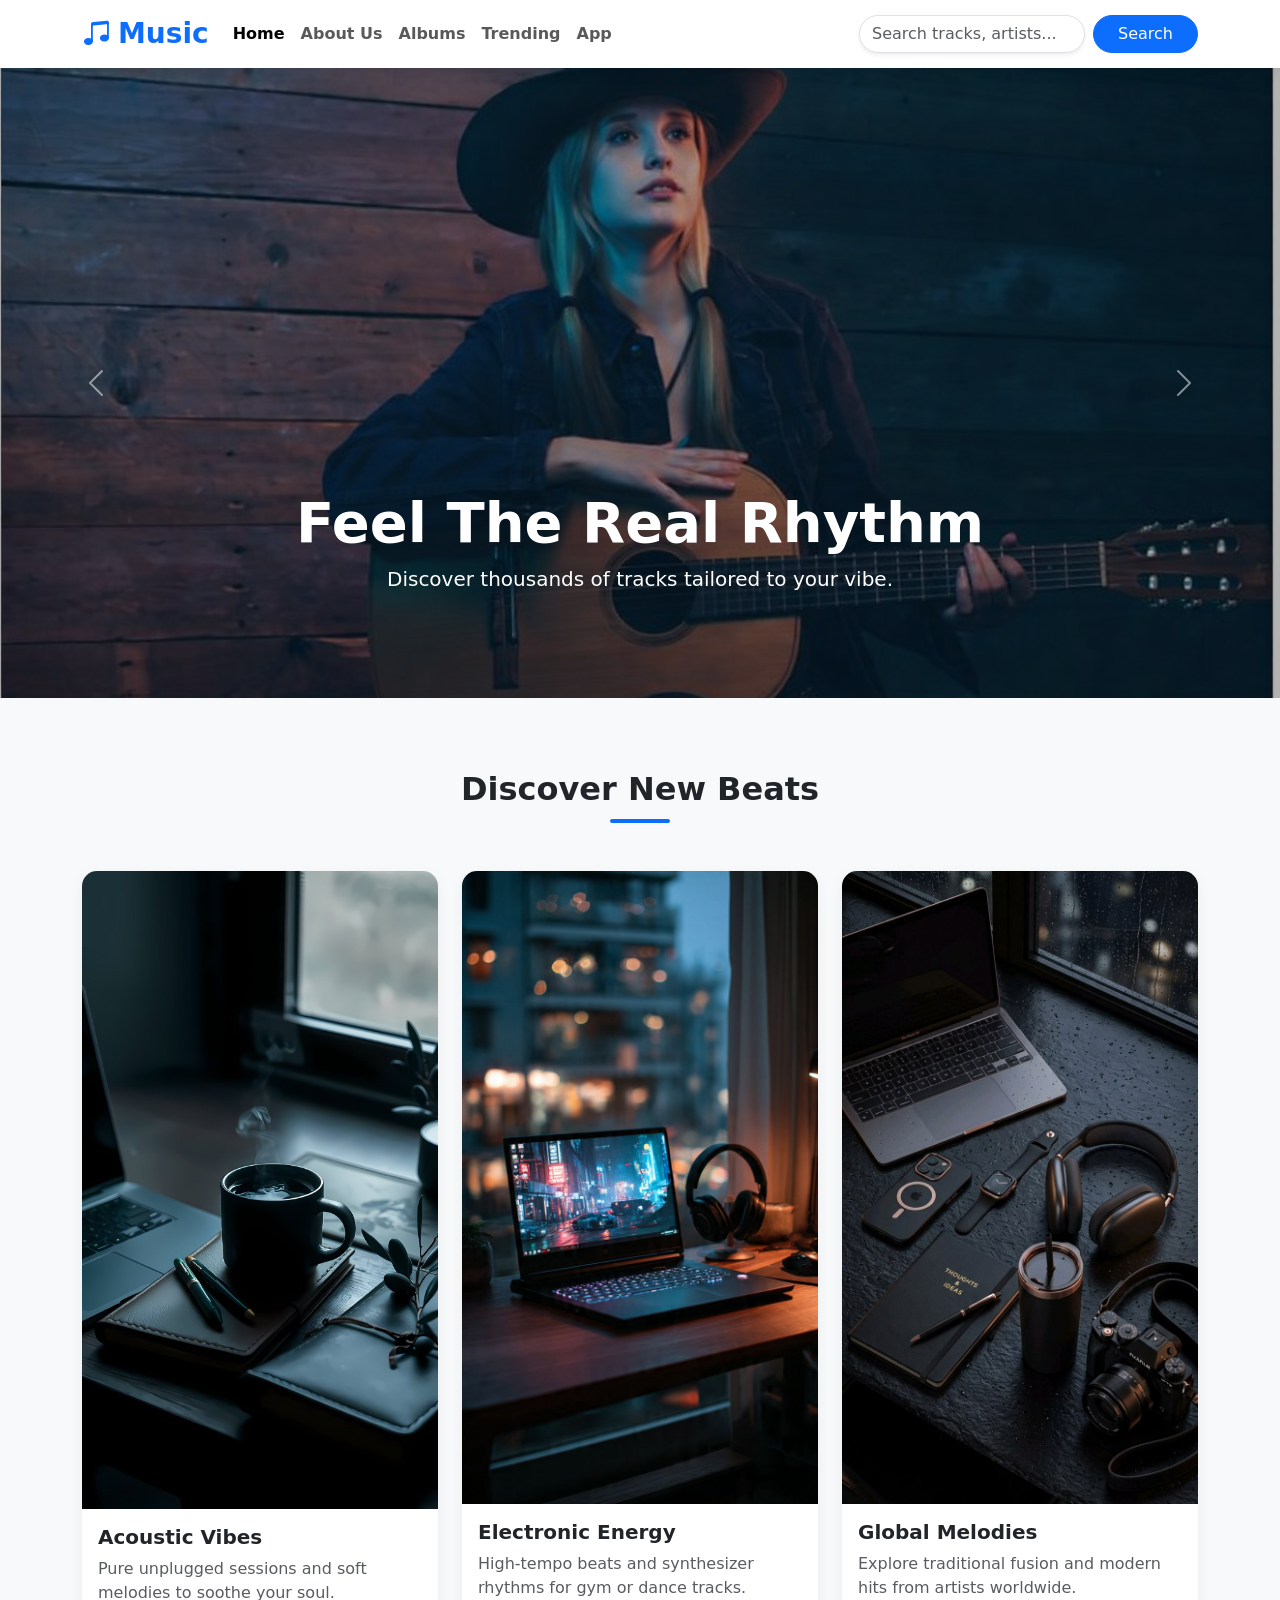
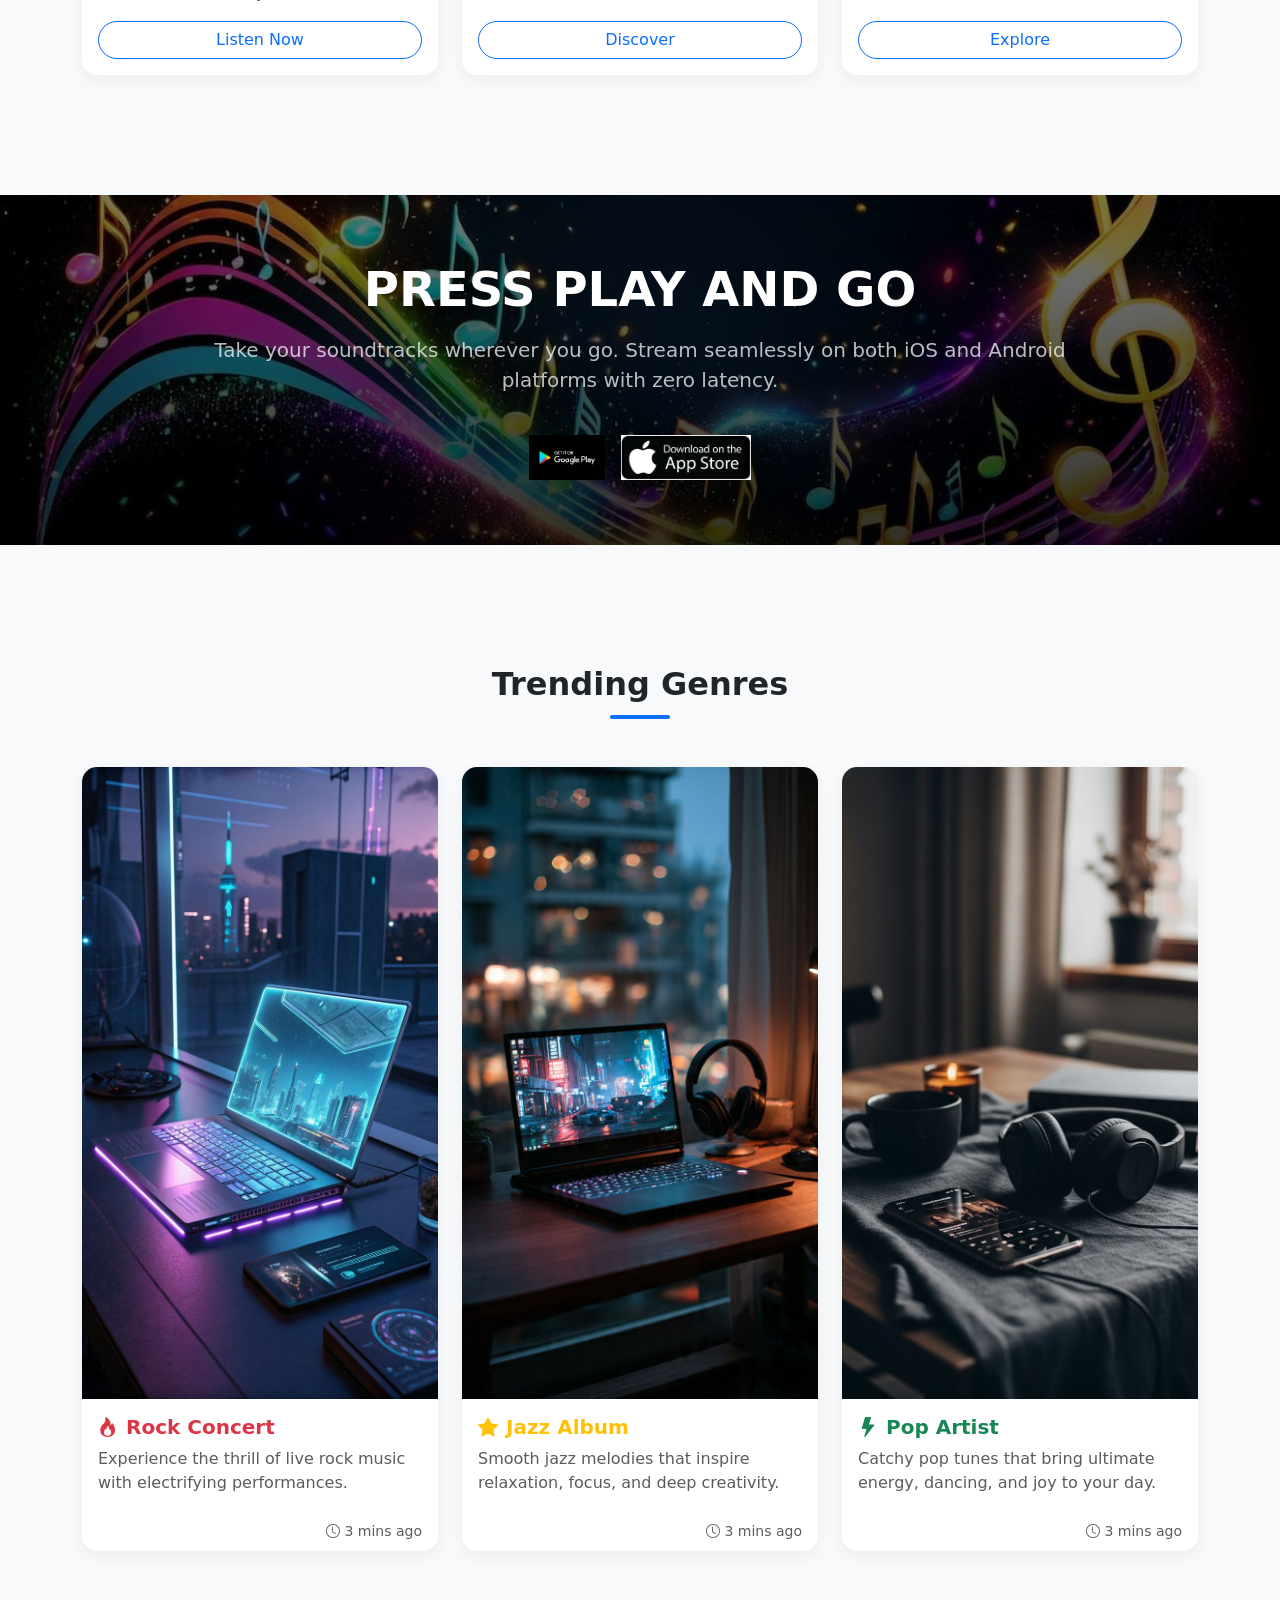
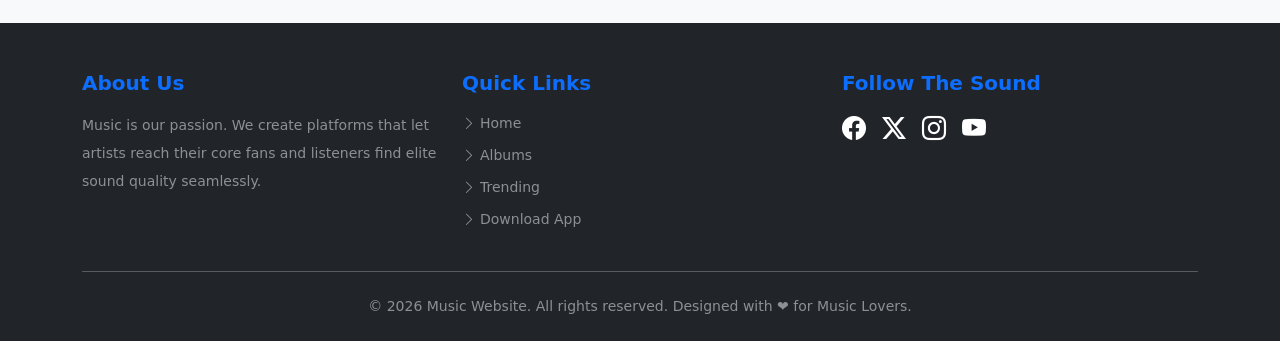
<file: index.html>
<!DOCTYPE html>
<html lang="en">
<head>
  <meta charset="UTF-8">
  <meta name="viewport" content="width=device-width, initial-scale=1.0">
  <title>Music Website | Premium Experience</title>

  <!-- Bootstrap CSS -->
  <link href="https://cdn.jsdelivr.net/npm/bootstrap@5.3.3/dist/css/bootstrap.min.css" rel="stylesheet" integrity="sha384-QWTKZyjpPEjISv5WaRU9OFeRpok6YctnYmDr5pNlyT2bRjXh0JMhjY6hW+ALEwIH" crossorigin="anonymous">

  <!-- Bootstrap Icons -->
  <link rel="stylesheet" href="https://cdn.jsdelivr.net/npm/bootstrap-icons@1.11.3/font/bootstrap-icons.css">

  <!-- AOS Animation CSS -->
  <link href="https://unpkg.com/aos@2.3.1/dist/aos.css" rel="stylesheet">
<link rel="stylesheet" href="style.css">
  
</head>

<body class="d-flex flex-column min-vh-100 bg-light">

  <!-- Navbar -->
  <nav class="navbar navbar-expand-lg sticky-top">
    <div class="container">
      <a class="navbar-brand fw-bold text-primary fs-3" href="#home"><i class="bi bi-music-note-beamed me-2"></i>Music</a>

      <button class="navbar-toggler" type="button" data-bs-toggle="collapse" data-bs-target="#navbarSupportedContent" aria-controls="navbarSupportedContent" aria-expanded="false" aria-label="Toggle navigation">
        <span class="navbar-toggler-icon"></span>
      </button>

      <div class="collapse navbar-collapse" id="navbarSupportedContent">
        <ul class="navbar-nav me-auto mb-2 mb-lg-0 fw-semibold">
          <li class="nav-item"><a class="nav-link active" href="#home">Home</a></li>
          <li class="nav-item"><a class="nav-link" href="index2.html">About Us</a></li>
          <li class="nav-item"><a class="nav-link" href="#albums">Albums</a></li>
          <li class="nav-item"><a class="nav-link" href="#trending">Trending</a></li>
          <li class="nav-item"><a class="nav-link" href="#download">App</a></li>
        </ul>

        <form class="d-flex" role="search">
          <input class="form-control me-2 rounded-pill shadow-sm" type="search" placeholder="Search tracks, artists..." aria-label="Search">
          <button class="btn btn-primary rounded-pill px-4" type="submit">Search</button>
        </form>
      </div>
    </div>
  </nav>

  <!-- Slider Section -->
  <div id="home" class="carousel slide carousel-fade" data-bs-ride="carousel">
    <div class="carousel-inner">
      <div class="carousel-item active">
        <img src="banner-2.png" class="d-block w-100" alt="Music Banner 1">
        <div class="carousel-caption d-none d-md-block mb-5 animate__animated animate__fadeInUp">
          <h1 class="display-4 fw-bold">Feel The Real Rhythm</h1>
          <p class="lead">Discover thousands of tracks tailored to your vibe.</p>
        </div>
      </div>
      <div class="carousel-item">
        <img src="banner-3.jpg" class="d-block w-100" alt="Music Banner 2">
        <div class="carousel-caption d-none d-md-block mb-5">
          <h1 class="display-4 fw-bold">Live Concerts & Events</h1>
          <p class="lead">Stay updated with your favorite artists' schedules.</p>
        </div>
      </div>
      <div class="carousel-item">
        <img src="banner-4.jpg" class="d-block w-100" alt="Music Banner 3">
        <div class="carousel-caption d-none d-md-block mb-5">
          <h1 class="display-4 fw-bold">Create Your Playlist</h1>
          <p class="lead">Take your music everywhere you go.</p>
        </div>
      </div>
    </div>
    <button class="carousel-control-prev" type="button" data-bs-target="#home" data-bs-slide="prev">
      <span class="carousel-control-prev-icon" aria-hidden="true"></span>
      <span class="visually-hidden">Previous</span>
    </button>
    <button class="carousel-control-next" type="button" data-bs-target="#home" data-bs-slide="next">
      <span class="carousel-control-next-icon" aria-hidden="true"></span>
      <span class="visually-hidden">Next</span>
    </button>
  </div>

  <!-- Discover Section (Cards 1) -->
  <div id="albums" class="container my-5 py-4">
    <h2 class="text-center section-title mb-5" data-aos="fade-up">Discover New Beats</h2>
    <div class="row g-4">
      <div class="col-lg-4 col-md-6 col-sm-12" data-aos="fade-up" data-aos-delay="100">
        <div class="card h-100 custom-card">
          <img src="image-7.jpg" class="card-img-top" alt="Music Card 1">
          <div class="card-body d-flex flex-column">
            <h5 class="card-title fw-bold">Acoustic Vibes</h5>
            <p class="card-text text-muted">Pure unplugged sessions and soft melodies to soothe your soul.</p>
            <a href="#" class="btn btn-outline-primary rounded-pill mt-auto">Listen Now</a>
          </div>
        </div>
      </div>
      <div class="col-lg-4 col-md-6 col-sm-12" data-aos="fade-up" data-aos-delay="200">
        <div class="card h-100 custom-card">
          <img src="image-5.jpg" class="card-img-top" alt="Music Card 2">
          <div class="card-body d-flex flex-column">
            <h5 class="card-title fw-bold">Electronic Energy</h5>
            <p class="card-text text-muted">High-tempo beats and synthesizer rhythms for gym or dance tracks.</p>
            <a href="#" class="btn btn-outline-primary rounded-pill mt-auto">Discover</a>
          </div>
        </div>
      </div>
      <div class="col-lg-4 col-md-6 col-sm-12" data-aos="fade-up" data-aos-delay="300">
        <div class="card h-100 custom-card">
          <img src="image-3.jpg" class="card-img-top" alt="Music Card 3">
          <div class="card-body d-flex flex-column">
            <h5 class="card-title fw-bold">Global Melodies</h5>
            <p class="card-text text-muted">Explore traditional fusion and modern hits from artists worldwide.</p>
            <a href="#" class="btn btn-outline-primary rounded-pill mt-auto">Explore</a>
          </div>
        </div>
      </div>
    </div>
  </div>

  <!-- App Download Banner Section -->
  <div id="download" class="container-fluid p-0 my-5 overflow-hidden" data-aos="zoom-in">
    <div class="position-relative">
      <img src="banner-5.jpg" class="img-fluid w-100" style="height: 350px; object-fit: cover;" alt="Music App Banner">
      <div class="banner-overlay position-absolute top-0 start-0 w-100 h-100 d-flex flex-column justify-content-center align-items-center text-white text-center p-4">
        <h1 class="fw-bold display-5 mb-3">PRESS PLAY AND GO</h1>
        <p class="w-75 max-width-100 text-light opacity-75 fs-5">
          Take your soundtracks wherever you go. Stream seamlessly on both iOS and Android platforms with zero latency.
        </p>
        <div class="d-flex gap-3 mt-4">
          <a href="#"><img src="google-app.jpg" alt="Google Play" class="store-img shadow"></a>
          <a href="#"><img src="appstore.jpg" alt="App Store" class="store-img shadow"></a>
        </div>
      </div>
    </div>
  </div>

  <!-- Trending Section (Card Group Fix) -->
  <div id="trending" class="container my-5 py-4">
    <h2 class="text-center section-title mb-5" data-aos="fade-up">Trending Genres</h2>
    <!-- Card groups look clumped together, so I used standard responsive rows for better structure -->
    <div class="row g-4">
      <div class="col-lg-4 col-md-6" data-aos="fade-right" data-aos-delay="100">
        <div class="card h-100 custom-card">
          <img src="image-6.jpg" class="card-img-top" alt="Music Card 4">
          <div class="card-body">
            <h5 class="card-title fw-bold text-danger"><i class="bi bi-fire me-2"></i>Rock Concert</h5>
            <p class="card-text text-muted">Experience the thrill of live rock music with electrifying performances.</p>
          </div>
          <div class="card-footer bg-transparent border-0 text-end">
            <small class="text-body-secondary"><i class="bi bi-clock me-1"></i>3 mins ago</small>
          </div>
        </div>
      </div>
      <div class="col-lg-4 col-md-6" data-aos="fade-up" data-aos-delay="200">
        <div class="card h-100 custom-card">
          <img src="image-5.jpg" class="card-img-top" alt="Music Card 5">
          <div class="card-body">
            <h5 class="card-title fw-bold text-warning"><i class="bi bi-star-fill me-2"></i>Jazz Album</h5>
            <p class="card-text text-muted">Smooth jazz melodies that inspire relaxation, focus, and deep creativity.</p>
          </div>
          <div class="card-footer bg-transparent border-0 text-end">
            <small class="text-body-secondary"><i class="bi bi-clock me-1"></i>3 mins ago</small>
          </div>
        </div>
      </div>
      <div class="col-lg-4 col-md-6" data-aos="fade-left" data-aos-delay="300">
        <div class="card h-100 custom-card">
          <img src="image-4.jpg" class="card-img-top" alt="Music Card 6">
          <div class="card-body">
            <h5 class="card-title fw-bold text-success"><i class="bi bi-lightning-fill me-2"></i>Pop Artist</h5>
            <p class="card-text text-muted">Catchy pop tunes that bring ultimate energy, dancing, and joy to your day.</p>
          </div>
          <div class="card-footer bg-transparent border-0 text-end">
            <small class="text-body-secondary"><i class="bi bi-clock me-1"></i>3 mins ago</small>
          </div>
        </div>
      </div>
    </div>
  </div>

  <!-- About/Footer Block Link Section -->
  <div id="about" class="bg-dark text-white pt-5 pb-4 mt-auto">
    <div class="container">
      <div class="row text-center text-md-start g-4">
        <div class="col-md-4">
          <h5 class="fw-bold text-primary mb-3">About Us</h5>
          <p class="small text-light opacity-50 lh-lg">Music is our passion. We create platforms that let artists reach their core fans and listeners find elite sound quality seamlessly.</p>
        </div>
        <div class="col-md-4">
          <h5 class="fw-bold text-primary mb-3">Quick Links</h5>
          <ul class="list-unstyled footer-links">
            <li class="mb-2"><a href="#home" class="text-light opacity-50 text-decoration-none small"><i class="bi bi-chevron-right me-1"></i>Home</a></li>
            <li class="mb-2"><a href="#albums" class="text-light opacity-50 text-decoration-none small"><i class="bi bi-chevron-right me-1"></i>Albums</a></li>
            <li class="mb-2"><a href="#trending" class="text-light opacity-50 text-decoration-none small"><i class="bi bi-chevron-right me-1"></i>Trending</a></li>
            <li class="mb-2"><a href="#download" class="text-light opacity-50 text-decoration-none small"><i class="bi bi-chevron-right me-1"></i>Download App</a></li>
          </ul>
        </div>
        <div class="col-md-4">
          <h5 class="fw-bold text-primary mb-3">Follow The Sound</h5>
          <div class="d-flex justify-content-center justify-content-md-start gap-3">
            <a href="#" class="text-white fs-4"><i class="bi bi-facebook"></i></a>
            <a href="#" class="text-white fs-4"><i class="bi bi-twitter-x"></i></a>
            <a href="#" class="text-white fs-4"><i class="bi bi-instagram"></i></a>
            <a href="#" class="text-white fs-4"><i class="bi bi-youtube"></i></a>
          </div>
        </div>
      </div>
      <hr class="bg-secondary my-4">
      <div class="text-center small text-light opacity-50">
        © 2026 Music Website. All rights reserved. Designed with ❤️ for Music Lovers.
      </div>
    </div>
  </div>

  <!-- Bootstrap Bundle Script -->
  <script src="https://cdn.jsdelivr.net/npm/bootstrap@5.3.3/dist/js/bootstrap.bundle.min.js" integrity="sha384-YvpcrYf0tY3lHB60NNkmXc5s9fDVZLESaAA55NDzOxhy9GkcIdslK1eN7N6jIeHz" crossorigin="anonymous"></script>

  <!-- AOS Animation JS Engine -->
  <script src="https://unpkg.com/aos@2.3.1/dist/aos.js"></script>
  <script>
    // Initialize Animations
    AOS.init({
      duration: 800, // Animation speed
      once: true,    // Run animation only once when scrolling down
    });
  </script>

</body>
</html>
</file>
<file: style.css>
/* Premium Smooth Scrolling */
    html {
      scroll-behavior: smooth;
    }

    /* Dark Modern Theme Elements */
    .navbar {
      backdrop-filter: blur(10px);
      background: rgba(255, 255, 255, 0.95) !important;
      box-shadow: 0 2px 15px rgba(0,0,0,0.1);
    }

    /* Hero Carousel Zoom Effect */
    .carousel-item img {
      height: 70vh;
      object-fit: cover;
      filter: brightness(0.7);
    }

    /* Card Hover Animations & Shadows */
    .custom-card {
      border: none;
      border-radius: 15px;
      overflow: hidden;
      box-shadow: 0 5px 15px rgba(0,0,0,0.05);
      transition: all 0.3s ease-in-out;
    }

    .custom-card:hover {
      transform: translateY(-10px);
      box-shadow: 0 15px 30px rgba(13, 110, 253, 0.15);
    }

    .custom-card img {
      transition: transform 0.5s ease;
    }

    .custom-card:hover img {
      transform: scale(1.05);
    }

    /* Banner overlay with glassmorphism */
    .banner-overlay {
      background: linear-gradient(rgba(0, 0, 0, 0.5), rgba(0, 0, 0, 0.8));
    }

    .store-img {
      height: 45px;
      object-fit: contain;
      transition: transform 0.2s;
    }

    .store-img:hover {
      transform: scale(1.05);
    }

    /* Section Headings Styling */
    .section-title {
      position: relative;
      padding-bottom: 15px;
      font-weight: 700;
    }

    .section-title::after {
      content: '';
      position: absolute;
      bottom: 0;
      left: 50%;
      transform: translateX(-50%);
      width: 60px;
      height: 4px;
      background-color: #0d6efd;
      border-radius: 2px;
    }
</file>
